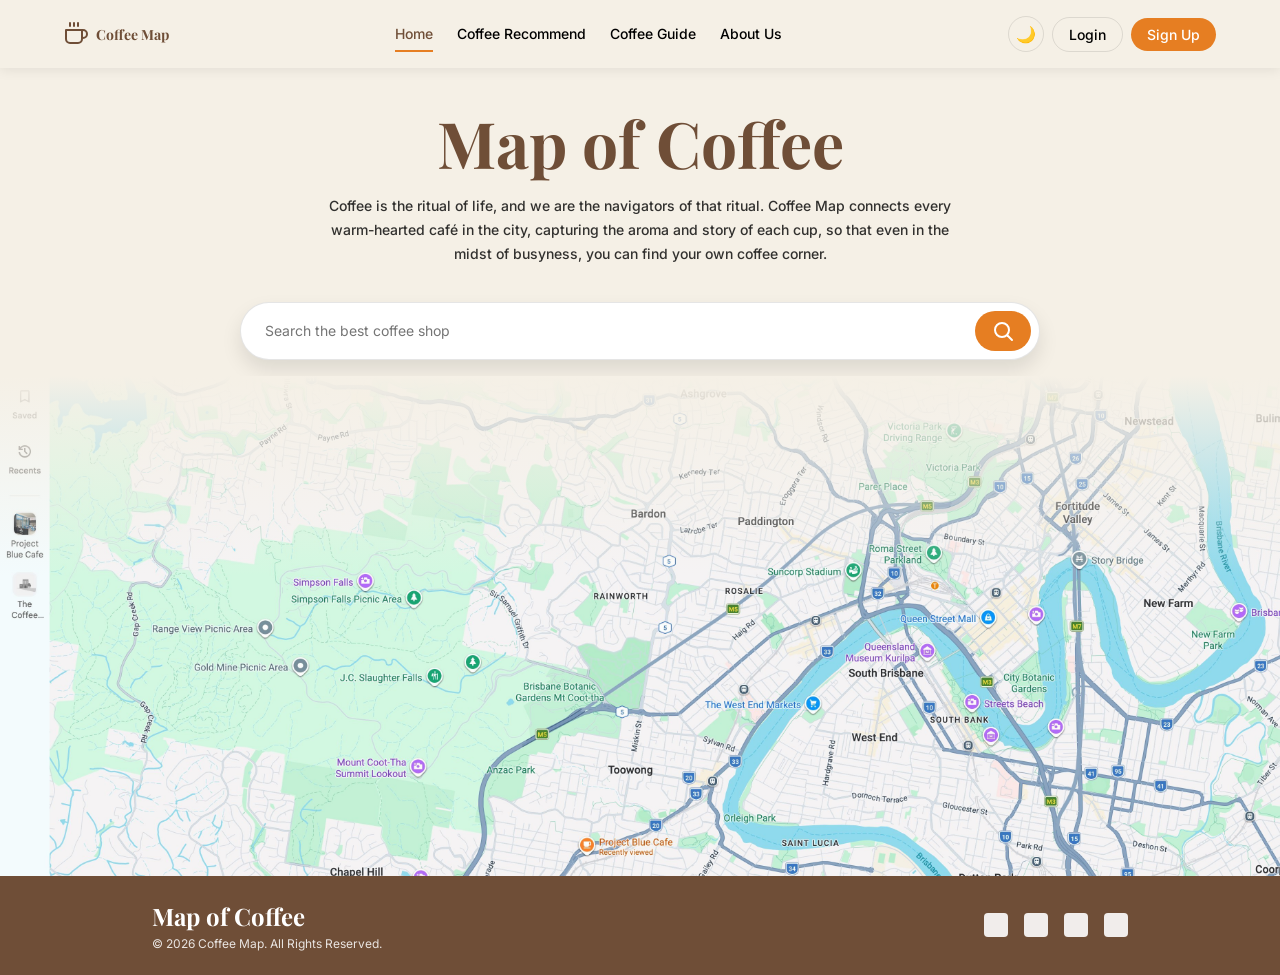
<file: index.html>
<!DOCTYPE html>
<html lang="en">
<head>
  <meta charset="UTF-8">
  <meta name="viewport" content="width=device-width, initial-scale=1.0">
  <title>Map of Coffee – Home</title>
  <meta name="description" content="Discover Brisbane's best coffee shops with Map of Coffee.">
  <!-- 引入 Google Fonts：Playfair Display（标题用）+ Inter（正文用） -->
  <link href="https://fonts.googleapis.com/css2?family=Playfair+Display:wght@600;700&family=Inter:wght@400;500;700&display=swap" rel="stylesheet">
  <link rel="stylesheet" href="css/style.css">
</head>
<body>

  <!-- ============================================================
       页面头部：语义化 <header> 包裹整个导航
       ============================================================ -->
  <header>
    <nav class="nav-inner" aria-label="Main navigation">
      <a href="index.html" class="logo">
        <svg width="24" height="24" viewBox="0 0 24 24" fill="none" aria-hidden="true">
          <path d="M18 8h1a4 4 0 0 1 0 8h-1" stroke="#6F4E37" stroke-width="2" stroke-linecap="round" stroke-linejoin="round"/>
          <path d="M2 8h16v9a4 4 0 0 1-4 4H6a4 4 0 0 1-4-4V8z" stroke="#6F4E37" stroke-width="2" stroke-linecap="round" stroke-linejoin="round"/>
          <line x1="6" y1="1" x2="6" y2="4" stroke="#6F4E37" stroke-width="2" stroke-linecap="round"/>
          <line x1="10" y1="1" x2="10" y2="4" stroke="#6F4E37" stroke-width="2" stroke-linecap="round"/>
          <line x1="14" y1="1" x2="14" y2="4" stroke="#6F4E37" stroke-width="2" stroke-linecap="round"/>
        </svg>
        <span class="logo-text">Coffee Map</span>
      </a>

      <!-- 汉堡菜单按钮：
           aria-expanded 表示当前菜单是展开还是收起（初始 false）
           aria-controls 指向它控制的那个菜单元素的 id -->
      <button class="nav-toggle" id="navToggle"
              aria-label="Toggle navigation"
              aria-expanded="false"
              aria-controls="navLinks">
        <span></span><span></span><span></span>
      </button>

      <div class="nav-links" id="navLinks">
        <a href="index.html" class="nav-link active">Home</a>
        <a href="list.html" class="nav-link">Coffee Recommend</a>
        <a href="guide.html" class="nav-link">Coffee Guide</a>
        <a href="about.html" class="nav-link">About Us</a>
      </div>

      <div class="nav-actions">
        <button id="darkModeBtn" title="Toggle dark mode" aria-label="Toggle dark mode">🌙</button>
        <button class="btn-login">Login</button>
        <button class="btn-primary">Sign Up</button>
      </div>
    </nav>
  </header>


  <!-- ============================================================
       主要内容区：用 <main> 语义化标签
       ============================================================ -->
  <main>

    <!-- Hero 区 -->
    <section class="hero">
      <div class="hero-text">
        <h1 class="hero-title">Map of Coffee</h1>
        <p class="hero-desc">Coffee is the ritual of life, and we are the navigators of that ritual. Coffee Map connects every warm-hearted café in the city, capturing the aroma and story of each cup, so that even in the midst of busyness, you can find your own coffee corner.</p>
      </div>

      <!-- 搜索栏 -->
      <div class="search-bar">
        <input class="search-input" type="text" placeholder="Search the best coffee shop" id="heroSearch" aria-label="Search coffee shop">
        <button class="search-btn" onclick="window.location.href='list.html'" aria-label="Search">
          <svg width="24" height="24" viewBox="0 0 24 24" fill="none" aria-hidden="true">
            <circle cx="11" cy="11" r="7" stroke="white" stroke-width="2"/>
            <path d="M16.5 16.5L21 21" stroke="white" stroke-width="2" stroke-linecap="round"/>
          </svg>
        </button>
      </div>

      <!-- 背景大图 -->
      <div class="hero-visual">
        <div class="hero-gradient"></div>
        <img class="hero-bg-img" src="images/map.png" alt="Brisbane Coffee Map">
      </div>
    </section>

  </main>


  <!-- ============================================================
       页脚
       ============================================================ -->
  <footer>
    <div class="footer-inner">
      <div class="footer-brand">
        <div class="footer-title">Map of Coffee</div>
        <div class="footer-copy">© 2026 Coffee Map. All Rights Reserved.</div>
      </div>
      <div class="footer-icons">
        <div class="footer-icon"></div>
        <div class="footer-icon"></div>
        <div class="footer-icon"></div>
        <div class="footer-icon"></div>
      </div>
    </div>
  </footer>

  <!-- 返回顶部按钮（默认隐藏，滚动后由 JS 显示） -->
  <button id="backToTop" title="Back to top" aria-label="Back to top">↑</button>

  <script src="js/script.js"></script>
</body>
</html>
</file>
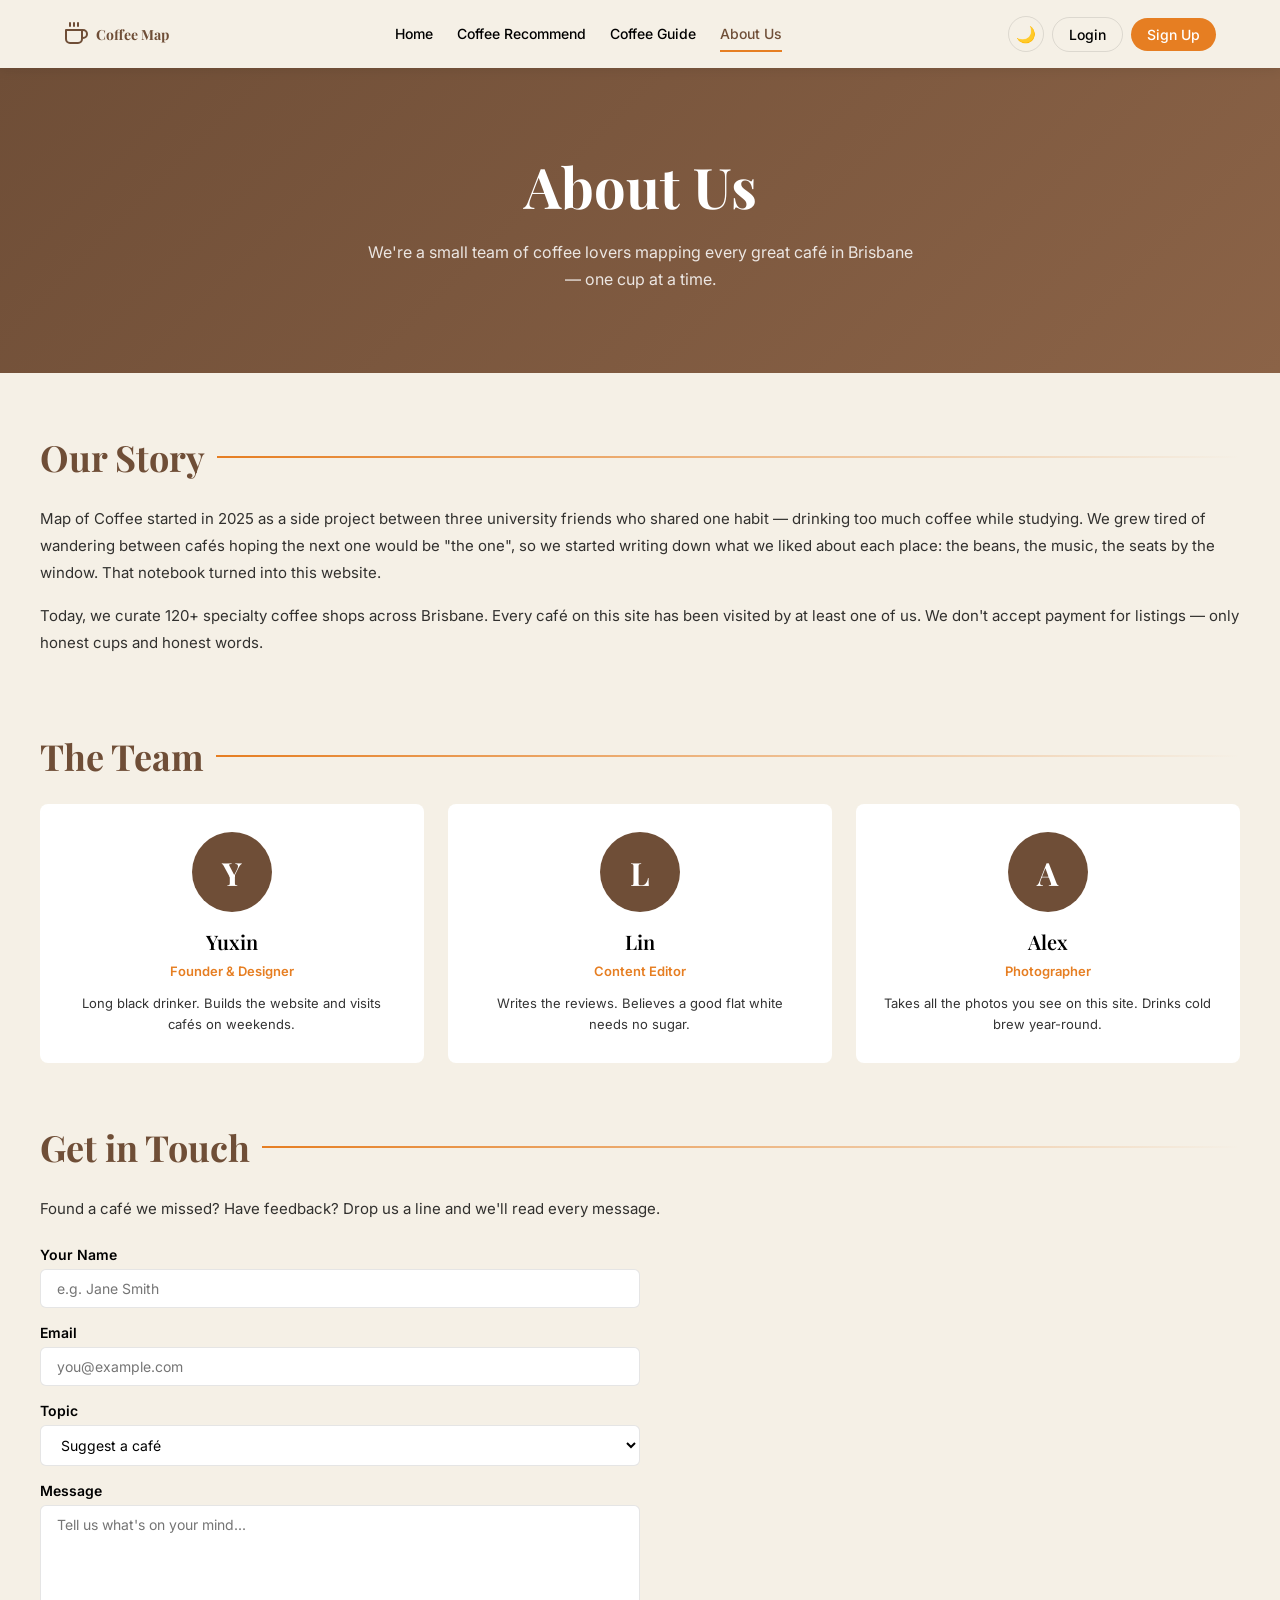
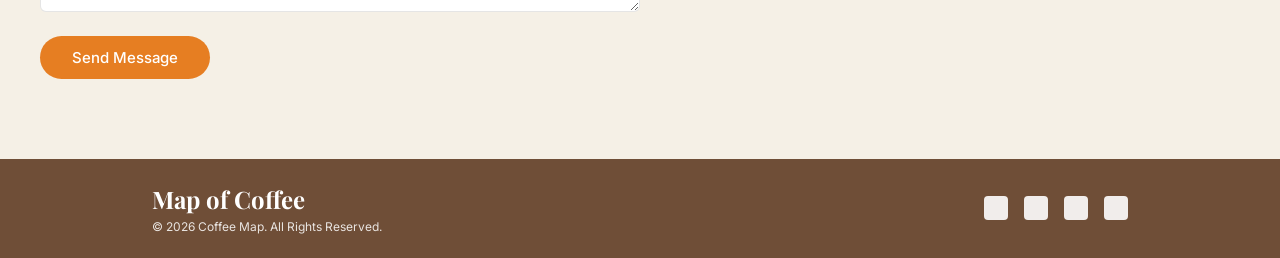
<file: about.html>
<!DOCTYPE html>
<html lang="en">
<head>
  <meta charset="UTF-8">
  <meta name="viewport" content="width=device-width, initial-scale=1.0">
  <title>About Us – Map of Coffee</title>
  <meta name="description" content="Learn about the Map of Coffee team and our mission.">
  <link href="https://fonts.googleapis.com/css2?family=Playfair+Display:wght@600;700&family=Inter:wght@400;500;700&display=swap" rel="stylesheet">
  <link rel="stylesheet" href="css/style.css">
</head>
<body>

  <!-- ============================================================
       页面头部
       ============================================================ -->
  <header>
    <nav class="nav-inner" aria-label="Main navigation">
      <a href="index.html" class="logo">
        <svg width="24" height="24" viewBox="0 0 24 24" fill="none" aria-hidden="true">
          <path d="M18 8h1a4 4 0 0 1 0 8h-1" stroke="#6F4E37" stroke-width="2" stroke-linecap="round" stroke-linejoin="round"/>
          <path d="M2 8h16v9a4 4 0 0 1-4 4H6a4 4 0 0 1-4-4V8z" stroke="#6F4E37" stroke-width="2" stroke-linecap="round" stroke-linejoin="round"/>
          <line x1="6" y1="1" x2="6" y2="4" stroke="#6F4E37" stroke-width="2" stroke-linecap="round"/>
          <line x1="10" y1="1" x2="10" y2="4" stroke="#6F4E37" stroke-width="2" stroke-linecap="round"/>
          <line x1="14" y1="1" x2="14" y2="4" stroke="#6F4E37" stroke-width="2" stroke-linecap="round"/>
        </svg>
        <span class="logo-text">Coffee Map</span>
      </a>

      <button class="nav-toggle" id="navToggle"
              aria-label="Toggle navigation"
              aria-expanded="false"
              aria-controls="navLinks">
        <span></span><span></span><span></span>
      </button>

      <div class="nav-links" id="navLinks">
        <a href="index.html" class="nav-link">Home</a>
        <a href="list.html" class="nav-link">Coffee Recommend</a>
        <a href="guide.html" class="nav-link">Coffee Guide</a>
        <a href="about.html" class="nav-link active">About Us</a>
      </div>

      <div class="nav-actions">
        <button id="darkModeBtn" title="Toggle dark mode" aria-label="Toggle dark mode">🌙</button>
        <button class="btn-login">Login</button>
        <button class="btn-primary">Sign Up</button>
      </div>
    </nav>
  </header>


  <!-- ============================================================
       About 页面 Hero 区（沿用 guide.html 同款棕色渐变 banner）
       ============================================================ -->
  <section class="guide-hero">
    <div class="guide-hero-inner">
      <h1 class="guide-hero-title">About Us</h1>
      <p class="guide-hero-desc">We're a small team of coffee lovers mapping every great café in Brisbane — one cup at a time.</p>
    </div>
  </section>


  <!-- ============================================================
       主要内容
       ============================================================ -->
  <main class="guide-main">
    <div class="guide-inner">

      <!-- ── 第 1 节：我们的故事 ── -->
      <section>
        <h2 class="section-title">Our Story</h2>
        <p class="about-text">Map of Coffee started in 2025 as a side project between three university friends who shared one habit — drinking too much coffee while studying. We grew tired of wandering between cafés hoping the next one would be "the one", so we started writing down what we liked about each place: the beans, the music, the seats by the window. That notebook turned into this website.</p>
        <p class="about-text">Today, we curate 120+ specialty coffee shops across Brisbane. Every café on this site has been visited by at least one of us. We don't accept payment for listings — only honest cups and honest words.</p>
      </section>


      <!-- ── 第 2 节：团队成员 ── -->
      <section>
        <h2 class="section-title">The Team</h2>
        <div class="team-grid">

          <div class="team-card">
            <div class="team-avatar">Y</div>
            <div class="team-name">Yuxin</div>
            <div class="team-role">Founder &amp; Designer</div>
            <p class="team-bio">Long black drinker. Builds the website and visits cafés on weekends.</p>
          </div>

          <div class="team-card">
            <div class="team-avatar">L</div>
            <div class="team-name">Lin</div>
            <div class="team-role">Content Editor</div>
            <p class="team-bio">Writes the reviews. Believes a good flat white needs no sugar.</p>
          </div>

          <div class="team-card">
            <div class="team-avatar">A</div>
            <div class="team-name">Alex</div>
            <div class="team-role">Photographer</div>
            <p class="team-bio">Takes all the photos you see on this site. Drinks cold brew year-round.</p>
          </div>

        </div>
      </section>


      <!-- ── 第 3 节：联系我们（HTML 表单展示考点）── -->
      <section>
        <h2 class="section-title">Get in Touch</h2>
        <p class="about-text">Found a café we missed? Have feedback? Drop us a line and we'll read every message.</p>

        <!-- 联系表单：演示 HTML5 表单元素（label、required、type=email 等） -->
        <form class="contact-form" onsubmit="event.preventDefault(); alert('Thanks! We\u0027ll get back to you soon.');">

          <div class="form-row">
            <label class="form-label" for="contactName">Your Name</label>
            <input class="form-input" type="text" id="contactName" name="contactName" required placeholder="e.g. Jane Smith">
          </div>

          <div class="form-row">
            <label class="form-label" for="contactEmail">Email</label>
            <input class="form-input" type="email" id="contactEmail" name="contactEmail" required placeholder="you@example.com">
          </div>

          <div class="form-row">
            <label class="form-label" for="contactTopic">Topic</label>
            <select class="form-input" id="contactTopic" name="contactTopic">
              <option value="suggest">Suggest a café</option>
              <option value="feedback">Website feedback</option>
              <option value="collab">Collaboration</option>
              <option value="other">Other</option>
            </select>
          </div>

          <div class="form-row">
            <label class="form-label" for="contactMessage">Message</label>
            <textarea class="form-input form-textarea" id="contactMessage" name="contactMessage" rows="5" required placeholder="Tell us what's on your mind..."></textarea>
          </div>

          <button type="submit" class="btn-primary form-submit">Send Message</button>
        </form>
      </section>

    </div>
  </main>


  <!-- ============================================================
       页脚
       ============================================================ -->
  <footer>
    <div class="footer-inner">
      <div class="footer-brand">
        <div class="footer-title">Map of Coffee</div>
        <div class="footer-copy">© 2026 Coffee Map. All Rights Reserved.</div>
      </div>
      <div class="footer-icons">
        <div class="footer-icon"></div>
        <div class="footer-icon"></div>
        <div class="footer-icon"></div>
        <div class="footer-icon"></div>
      </div>
    </div>
  </footer>

  <button id="backToTop" title="Back to top" aria-label="Back to top">↑</button>
  <script src="js/script.js"></script>
</body>
</html>
</file>
<file: css/style.css>
/* ============================================================
   Map of Coffee - style.css （教学重构版）
   课程：网页设计基础
   说明：本文件是整站的样式表，适用于所有页面
   特点：
     1. 在 :root 里集中声明颜色变量，方便统一修改
     2. 全部用 Flexbox 做布局（不使用 CSS Grid，方便初学者理解）
     3. 用基础的 @media 媒体查询做响应式
     4. 用 transition 做简单的过渡动画
   ============================================================ */


/* ============================================================
   ── 重置默认样式 ──
   把所有元素的默认 margin/padding 清零，
   再统一用 box-sizing: border-box，方便计算宽高
   ============================================================ */
* {
  box-sizing: border-box;
  margin: 0;
  padding: 0;
}


/* ============================================================
   ── CSS 变量（自定义属性）──
   老师说：把颜色和圆角等公用的值放在 :root 里，
   以后想改主题色，只需要改这里一处就行
   ============================================================ */
:root {
  /* 品牌颜色 */
  --brand-brown: #6F4E37;
  --brand-orange: #E67E22;
  --brand-orange-light: rgba(230, 126, 34, 0.20);

  /* 页面背景与文字颜色 */
  --bg-body: #F5F0E6;
  --text-dark: rgba(0, 0, 0, 0.80);
  --text-black: #000000;
  --white: #ffffff;
  --border-light: rgba(0, 0, 0, 0.10);

  /* 阴影 */
  --shadow-card: 0 4px 20px rgba(111, 78, 55, 0.12);
  --shadow-nav: 0 2px 12px rgba(0, 0, 0, 0.08);

  /* 圆角 */
  --radius-card: 8px;
  --radius-pill: 38px;

  /* 过渡动画的时间和速度曲线 */
  --transition: 0.2s ease;
}


/* ============================================================
   ── 深色模式 ──
   原理：给 body 加上 .dark-mode 类后，
   就用这一组变量覆盖上面 :root 里的同名变量
   ============================================================ */
body.dark-mode {
  --bg-body: #1a1410;
  --white: #2a2018;
  --text-dark: rgba(255, 255, 255, 0.80);
  --text-black: #f0e8d8;
  --border-light: rgba(255, 255, 255, 0.10);
}


/* ============================================================
   ── 全局 body 设置 ──
   ============================================================ */
body {
  background: var(--bg-body);
  font-family: 'Inter', sans-serif;
  color: var(--text-black);
  min-height: 100vh;
  /* 切换深浅色时给一个平滑的过渡效果 */
  transition: background var(--transition), color var(--transition);
}

/* 标题统一使用 Playfair Display 字体 */
h1, h2, h3 {
  font-family: 'Playfair Display', serif;
}


/* ============================================================
   ── 导航栏 ──
   用 Flexbox 让左右两边自然分开（space-between）
   ============================================================ */
header {
  width: 100%;
  background: var(--bg-body);
  /* 用 sticky 让导航栏在滚动时始终吸顶 */
  position: sticky;
  top: 0;
  z-index: 100;
  box-shadow: var(--shadow-nav);
  transition: background var(--transition);
}

.nav-inner {
  width: 1200px;
  max-width: 100%;
  margin: 0 auto;
  /* Flexbox：左 logo、中间空白、右按钮 */
  display: flex;
  justify-content: space-between;
  align-items: center;
  padding: 16px 24px;
}

.logo {
  display: flex;
  align-items: center;
  gap: 8px;
  text-decoration: none;
  flex-shrink: 0;
}

.logo-text {
  color: var(--brand-brown);
  font-size: 14px;
  font-weight: 700;
  font-family: 'Playfair Display', serif;
}

.nav-links {
  display: flex;
  align-items: center;
  gap: 24px;
}

.nav-link {
  padding: 8px 0;
  color: var(--text-black);
  font-size: 14px;
  font-weight: 500;
  text-decoration: none;
  /* 用透明边框占位，hover 时再改颜色，避免页面抖动 */
  border-bottom: 2px solid transparent;
  transition: border-color var(--transition), color var(--transition);
  white-space: nowrap;
}

/* 当前页面对应的导航项 */
.nav-link.active {
  border-bottom: 2px solid var(--brand-orange);
  color: var(--brand-brown);
}

/* 鼠标移上去时显示下划线 */
.nav-link:hover {
  border-bottom-color: var(--brand-orange);
}

.nav-actions {
  display: flex;
  align-items: center;
  gap: 8px;
  flex-shrink: 0;
}


/* ============================================================
   ── 按钮 ──
   ============================================================ */
.btn-login {
  padding: 8px 16px;
  border-radius: var(--radius-pill);
  border: 1px solid var(--border-light);
  background: transparent;
  font-size: 14px;
  font-weight: 500;
  cursor: pointer;
  font-family: 'Inter', sans-serif;
  color: var(--text-black);
  transition: background var(--transition);
}

.btn-login:hover {
  background: var(--brand-orange-light);
}

.btn-primary {
  padding: 8px 16px;
  border-radius: var(--radius-pill);
  background: var(--brand-orange);
  border: none;
  color: white;
  font-size: 14px;
  font-weight: 500;
  cursor: pointer;
  font-family: 'Inter', sans-serif;
  transition: opacity var(--transition);
}

.btn-primary:hover {
  opacity: 0.88;
}


/* ── 深色模式切换按钮（圆形）── */
#darkModeBtn {
  width: 36px;
  height: 36px;
  border-radius: 50%;
  border: 1px solid var(--border-light);
  background: transparent;
  cursor: pointer;
  font-size: 16px;
  display: flex;
  align-items: center;
  justify-content: center;
  transition: background var(--transition);
  color: var(--text-black);
}

#darkModeBtn:hover {
  background: var(--brand-orange-light);
}


/* ── 返回顶部按钮（默认隐藏，滚动后由 JS 加上 .visible 类才显示）── */
#backToTop {
  position: fixed;
  bottom: 32px;
  right: 32px;
  width: 44px;
  height: 44px;
  background: var(--brand-brown);
  color: white;
  border: none;
  border-radius: 50%;
  font-size: 20px;
  cursor: pointer;
  /* 默认隐藏 */
  display: none;
  align-items: center;
  justify-content: center;
  box-shadow: 0 4px 12px rgba(0, 0, 0, 0.2);
  z-index: 999;
  transition: opacity var(--transition), transform var(--transition);
}

/* 鼠标悬停时按钮微微上浮，hover 动画 */
#backToTop:hover {
  transform: translateY(-3px);
}

/* JS 给按钮加了 .visible 类后才显示出来 */
#backToTop.visible {
  display: flex;
}


/* ============================================================
   ── 页脚 ──
   ============================================================ */
footer {
  width: 100%;
  background: var(--brand-brown);
  padding: 24px 0;
  margin-top: auto;
}

.footer-inner {
  width: 1024px;
  max-width: 100%;
  margin: 0 auto;
  display: flex;
  justify-content: space-between;
  align-items: center;
  padding: 0 24px;
}

.footer-brand {
  display: flex;
  flex-direction: column;
  gap: 4px;
}

.footer-title {
  color: white;
  font-size: 24px;
  font-family: 'Playfair Display', serif;
  font-weight: 700;
}

.footer-copy {
  color: white;
  font-size: 12px;
  opacity: 0.85;
}

.footer-icons {
  display: flex;
  align-items: center;
  gap: 16px;
}

.footer-icon {
  width: 24px;
  height: 24px;
  background: white;
  border-radius: 4px;
  opacity: 0.9;
  cursor: pointer;
  transition: opacity var(--transition);
}

.footer-icon:hover {
  opacity: 1;
}


/* ============================================================
   ── 分页按钮 ──
   ============================================================ */
.pagination {
  display: flex;
  justify-content: center;
  gap: 16px;
  padding: 40px 0;
}

.page-btn {
  width: 40px;
  height: 40px;
  border-radius: 4px;
  border: none;
  color: white;
  font-size: 14px;
  font-weight: 500;
  cursor: pointer;
  font-family: 'Inter', sans-serif;
  background: var(--brand-orange);
  transition: background var(--transition), transform var(--transition);
}

.page-btn.active {
  background: var(--brand-brown);
}

.page-btn:hover {
  transform: translateY(-2px);
}


/* ── 小 SVG 图标的统一大小 ── */
.icon-sm {
  width: 16px;
  height: 16px;
  flex-shrink: 0;
}


/* ============================================================
   首页（index.html）
   ============================================================ */
.hero {
  display: flex;
  flex-direction: column;
  align-items: center;
  position: relative;
}

.hero-text {
  width: 1200px;
  max-width: 100%;
  display: flex;
  flex-direction: column;
  align-items: center;
  gap: 16px;
  padding: 40px 24px 20px;
}

/* 大标题：原代码用了 clamp() 自适应字号，
   这里改成最基础的固定字号 + 媒体查询，便于初学者理解 */
.hero-title {
  width: 640px;
  max-width: 100%;
  text-align: center;
  color: var(--brand-brown);
  font-size: 64px;
  font-family: 'Playfair Display', serif;
  font-weight: 700;
  line-height: 1.1;
}

.hero-desc {
  width: 640px;
  max-width: 100%;
  text-align: center;
  color: var(--text-dark);
  font-size: 14px;
  font-weight: 500;
  line-height: 1.7;
}

/* 搜索框（首页 Hero 区） */
.search-bar {
  width: 800px;
  max-width: 90%;
  padding: 8px 8px 8px 24px;
  background: var(--white);
  box-shadow: 0 10px 20px rgba(0, 0, 0, 0.10);
  border-radius: var(--radius-pill);
  border: 1px solid var(--border-light);
  display: flex;
  align-items: center;
  gap: 10px;
  margin: 16px auto;
}

.search-input {
  flex: 1;
  border: none;
  outline: none;
  font-size: 14px;
  font-family: 'Inter', sans-serif;
  color: var(--text-dark);
  background: transparent;
}

.search-btn {
  padding: 8px 16px;
  background: var(--brand-orange);
  border-radius: 40px;
  border: none;
  cursor: pointer;
  display: flex;
  align-items: center;
  gap: 8px;
  transition: opacity var(--transition);
}

.search-btn:hover {
  opacity: 0.88;
}

/* 首页背景大图 */
.hero-visual {
  width: 100%;
  position: relative;
}

/* 顶部白色渐变，让背景图与上方文字过渡更自然 */
.hero-gradient {
  width: 100%;
  height: 200px;
  background: linear-gradient(180deg, var(--bg-body) 0%, rgba(245, 240, 230, 0) 100%);
  position: absolute;
  top: 0;
  left: 0;
  z-index: 1;
  pointer-events: none;
}

.hero-bg-img {
  width: 100%;
  height: 500px;
  object-fit: cover;
  object-position: center 30%;
  display: block;
}


/* ============================================================
   列表页（list.html）
   ============================================================ */
.list-hero {
  display: flex;
  justify-content: center;
}

.list-hero-inner {
  width: 1200px;
  max-width: 100%;
  display: flex;
  flex-direction: column;
  align-items: center;
  gap: 24px;
  padding: 40px 24px;
}

.page-title {
  width: 640px;
  max-width: 100%;
  text-align: center;
  color: var(--brand-brown);
  font-size: 56px;
  font-family: 'Playfair Display', serif;
  font-weight: 700;
  line-height: 1.1;
}

.page-desc {
  width: 640px;
  max-width: 100%;
  text-align: center;
  color: var(--text-dark);
  font-size: 14px;
  font-weight: 500;
  line-height: 1.6;
}

/* 列表页的搜索框 */
.list-search {
  width: 500px;
  max-width: 100%;
  padding: 10px 20px;
  border-radius: var(--radius-pill);
  border: 1px solid var(--border-light);
  background: var(--white);
  font-size: 14px;
  font-family: 'Inter', sans-serif;
  color: var(--text-dark);
  outline: none;
  transition: box-shadow var(--transition);
}

/* 聚焦时给一圈橙色描边 */
.list-search:focus {
  box-shadow: 0 0 0 2px var(--brand-orange);
}


/* ── 卡片整体容器 ── */
.cards-section {
  display: flex;
  justify-content: center;
}

.cards-inner {
  width: 1200px;
  max-width: 100%;
  display: flex;
  flex-direction: column;
  gap: 16px;
  padding: 0 24px;
}

/* 每一行（用 Flexbox 让两张卡片左右并排） */
.card-row {
  display: flex;
  gap: 16px;
}

/* JS 隐藏整行时加 .hidden 类 */
.card-row.hidden {
  display: none;
}

.card {
  /* flex:1 让两张卡片等宽地平分一行 */
  flex: 1;
  padding: 16px;
  background: var(--white);
  border-radius: var(--radius-card);
  display: flex;
  flex-direction: column;
  gap: 8px;
  transition: box-shadow var(--transition), transform var(--transition);
  min-width: 0;
}

/* 鼠标悬停时卡片上浮 + 加深阴影 */
.card:hover {
  box-shadow: var(--shadow-card);
  transform: translateY(-3px);
}

/* JS 搜索时给卡片加 .hidden 隐藏它 */
.cafe-card.hidden {
  display: none;
}

.card-img {
  width: 100%;
  height: 240px;
  object-fit: cover;
  border-radius: var(--radius-card);
  display: block;
}

.card-body {
  padding: 16px;
  display: flex;
  flex-direction: column;
  gap: 16px;
}

.card-header {
  display: flex;
  align-items: center;
  gap: 16px;
}

/* 卡片左上角的小方块 logo（取店名首字母） */
.card-logo {
  width: 32px;
  height: 32px;
  border-radius: 4px;
  background: var(--brand-brown);
  flex-shrink: 0;
  display: flex;
  align-items: center;
  justify-content: center;
  color: white;
  font-weight: 700;
  font-size: 14px;
}

.card-name {
  color: var(--text-black);
  font-size: 20px;
  font-family: 'Playfair Display', serif;
  font-weight: 600;
}

.card-desc {
  color: var(--text-dark);
  font-size: 12px;
  font-weight: 400;
  line-height: 1.6;
}

.card-footer-row {
  display: flex;
  align-items: center;
  gap: 4px;
}

.card-meta {
  flex: 1;
  display: flex;
  flex-direction: column;
  gap: 4px;
}

.meta-row {
  display: flex;
  align-items: center;
  gap: 8px;
  color: var(--text-dark);
  font-size: 12px;
}

.meta-row-group {
  display: flex;
  gap: 16px;
}

.btn-view {
  padding: 8px 24px;
  background: var(--brand-orange);
  border-radius: var(--radius-pill);
  border: none;
  color: white;
  font-size: 14px;
  font-weight: 500;
  cursor: pointer;
  font-family: 'Inter', sans-serif;
  white-space: nowrap;
  transition: opacity var(--transition);
  text-decoration: none;
  display: inline-flex;
  align-items: center;
}

.btn-view:hover {
  opacity: 0.88;
}


/* ── 搜索无结果时的提示文字 ──
   默认隐藏，JS 没找到匹配时加 .visible 类让它显示 */
.no-results {
  text-align: center;
  padding: 60px 0;
  color: var(--text-dark);
  font-size: 16px;
  display: none;
}

.no-results.visible {
  display: block;
}


/* ============================================================
   咖啡馆详情页（detail.html）
   ============================================================ */
.detail-main {
  display: flex;
  justify-content: center;
}

.detail-inner {
  width: 1200px;
  max-width: 100%;
  padding: 40px 24px;
  display: flex;
  flex-direction: column;
  gap: 24px;
}

.cafe-cover {
  width: 100%;
  height: 240px;
  object-fit: cover;
  border-radius: var(--radius-card);
  display: block;
}

.cafe-info-row {
  display: flex;
  align-items: center;
  gap: 16px;
  flex-wrap: wrap;
}

.back-btn {
  display: flex;
  align-items: center;
  gap: 8px;
  padding: 8px 16px;
  border-radius: 4px;
  border: 1px solid var(--border-light);
  background: var(--white);
  cursor: pointer;
  text-decoration: none;
  color: var(--text-black);
  font-size: 14px;
  font-weight: 500;
  font-family: 'Inter', sans-serif;
  white-space: nowrap;
  transition: background var(--transition);
}

.back-btn:hover {
  background: var(--bg-body);
}

.cafe-center {
  flex: 1;
  display: flex;
  flex-direction: column;
  align-items: center;
  gap: 8px;
}

.cafe-name-row {
  display: flex;
  align-items: center;
  gap: 16px;
}

/* 咖啡馆大标题：原代码用 clamp() 适配字号，
   这里改成固定字号 + 媒体查询适配 */
.cafe-name {
  color: var(--brand-brown);
  font-size: 40px;
  font-family: 'Playfair Display', serif;
  font-weight: 700;
  text-align: center;
}

.cafe-tagline {
  color: var(--text-dark);
  font-size: 14px;
  font-weight: 500;
  text-align: center;
}

.cafe-meta-row {
  display: flex;
  align-items: center;
  gap: 20px;
  flex-wrap: wrap;
  justify-content: center;
}

.cafe-meta {
  display: flex;
  align-items: center;
  gap: 8px;
  color: var(--text-dark);
  font-size: 12px;
}

/* 营业时间卡片（右上角小盒子） */
.hours-card {
  background: #F2D9BF;
  border: 2px solid var(--brand-brown);
  display: flex;
  flex-direction: column;
  min-width: 120px;
  flex-shrink: 0;
}

.hours-header {
  background: var(--brand-brown);
  padding: 10px 20px;
  color: white;
  font-size: 14px;
  font-weight: 500;
  text-align: center;
}

.hours-time {
  padding: 10px 20px;
  color: var(--text-dark);
  font-size: 14px;
  font-weight: 500;
  text-align: center;
}


/* ── 菜单分类标签 ── */
.filter-tabs {
  display: flex;
  align-items: center;
  gap: 4px;
  padding: 24px 0;
  flex-wrap: wrap;
}

.filter-tab {
  padding: 8px 16px;
  border-radius: var(--radius-pill);
  border: 1px solid var(--border-light);
  background: transparent;
  font-size: 14px;
  font-weight: 500;
  cursor: pointer;
  font-family: 'Inter', sans-serif;
  color: var(--text-black);
  transition: background var(--transition);
}

.filter-tab.active {
  background: var(--brand-orange-light);
}

.filter-tab:hover {
  background: var(--brand-orange-light);
}


/* ── 菜单网格 ──
   原代码用了 CSS Grid（display: grid + grid-template-columns）
   这里改成 Flexbox + flex-wrap，让 4 个菜品一行
   每个菜品宽度 = (100% - 3条间隙) / 4
   用 calc((100% - 48px) / 4) 这样计算更直观 */
.menu-grid {
  display: flex;
  flex-wrap: wrap;
  gap: 16px;
}

.menu-item {
  /* 计算方式：总宽度减去 3 个 gap（每个 16px）再除以 4 */
  width: calc((100% - 48px) / 4);
  padding: 16px;
  background: var(--white);
  border-radius: var(--radius-card);
  display: flex;
  flex-direction: column;
  gap: 16px;
  transition: box-shadow var(--transition), transform var(--transition);
}

.menu-item:hover {
  box-shadow: var(--shadow-card);
  transform: translateY(-2px);
}

/* JS 过滤分类时给菜品加 .hidden 隐藏 */
.menu-item.hidden {
  display: none;
}

.menu-img {
  width: 100%;
  height: 160px;
  object-fit: cover;
  border-radius: var(--radius-card);
  display: block;
}

.menu-name {
  color: var(--text-black);
  font-size: 20px;
  font-family: 'Playfair Display', serif;
  font-weight: 600;
}

.menu-meta {
  display: flex;
  flex-direction: column;
  gap: 4px;
}

.menu-meta-row {
  display: flex;
  align-items: center;
  gap: 4px;
  color: var(--text-dark);
  font-size: 12px;
}

.btn-order {
  width: 100%;
  padding: 8px 16px;
  background: var(--brand-orange);
  border-radius: var(--radius-pill);
  border: none;
  color: white;
  font-size: 14px;
  font-weight: 500;
  cursor: pointer;
  font-family: 'Inter', sans-serif;
  transition: opacity var(--transition);
  margin-top: auto;
}

.btn-order:hover {
  opacity: 0.88;
}


/* ============================================================
   咖啡指南页（guide.html）
   ============================================================ */
.guide-hero {
  display: flex;
  justify-content: center;
  /* 棕色渐变 banner */
  background: linear-gradient(135deg, var(--brand-brown) 0%, #8B6347 100%);
  padding: 80px 24px;
  margin-bottom: 60px;
}

.guide-hero-inner {
  text-align: center;
  display: flex;
  flex-direction: column;
  align-items: center;
  gap: 16px;
}

.guide-hero-title {
  color: white;
  font-size: 56px;
  font-family: 'Playfair Display', serif;
  font-weight: 700;
}

.guide-hero-desc {
  color: rgba(255, 255, 255, 0.85);
  font-size: 16px;
  max-width: 560px;
  line-height: 1.7;
}

.guide-main {
  display: flex;
  justify-content: center;
  padding: 0 24px;
}

.guide-inner {
  width: 1200px;
  max-width: 100%;
  display: flex;
  flex-direction: column;
  gap: 60px;
  padding-bottom: 80px;
}

/* 二级标题（带一条橙色渐变下划线） */
.section-title {
  font-size: 36px;
  font-family: 'Playfair Display', serif;
  font-weight: 700;
  color: var(--brand-brown);
  margin-bottom: 24px;
  display: flex;
  align-items: center;
  gap: 12px;
}

/* 用 ::after 伪元素拉一条横线 */
.section-title::after {
  content: '';
  flex: 1;
  height: 2px;
  background: linear-gradient(90deg, var(--brand-orange), transparent);
}


/* ── 冲泡方法卡片 ──
   原代码使用 CSS Grid 显示 3 列。
   这里改用 Flexbox + flex-wrap，每张卡片占 1/3 宽 */
.brew-grid {
  display: flex;
  flex-wrap: wrap;
  gap: 24px;
}

.brew-card {
  /* 3 列：总宽度减去 2 个 gap（24px）再除以 3 */
  width: calc((100% - 48px) / 3);
  background: var(--white);
  border-radius: var(--radius-card);
  overflow: hidden;
  transition: box-shadow var(--transition), transform var(--transition);
  cursor: pointer;
}

.brew-card:hover {
  box-shadow: var(--shadow-card);
  transform: translateY(-4px);
}

.brew-img {
  width: 100%;
  height: 200px;
  object-fit: cover;
  display: block;
}

.brew-body {
  padding: 20px;
  display: flex;
  flex-direction: column;
  gap: 8px;
}

.brew-name {
  font-size: 20px;
  font-family: 'Playfair Display', serif;
  font-weight: 600;
  color: var(--text-black);
}

.brew-desc {
  font-size: 13px;
  color: var(--text-dark);
  line-height: 1.6;
}

.brew-tag {
  display: inline-block;
  padding: 4px 12px;
  border-radius: 20px;
  background: var(--brand-orange-light);
  color: var(--brand-brown);
  font-size: 11px;
  font-weight: 600;
  width: fit-content;
  margin-top: 4px;
}


/* ── FAQ 手风琴 ── */
.faq-list {
  display: flex;
  flex-direction: column;
  gap: 8px;
}

.faq-item {
  background: var(--white);
  border-radius: var(--radius-card);
  overflow: hidden;
  border: 1px solid var(--border-light);
}

.faq-question {
  width: 100%;
  padding: 20px 24px;
  background: transparent;
  border: none;
  text-align: left;
  font-size: 16px;
  font-weight: 600;
  font-family: 'Inter', sans-serif;
  color: var(--text-black);
  cursor: pointer;
  display: flex;
  justify-content: space-between;
  align-items: center;
  transition: background var(--transition);
}

.faq-question:hover {
  background: var(--brand-orange-light);
}

/* 展开状态下的标题文字颜色 */
.faq-question.open {
  color: var(--brand-brown);
}

.faq-icon {
  font-size: 20px;
  transition: transform 0.3s ease;
  flex-shrink: 0;
}

/* 展开时把 + 旋转 45° 变成 × */
.faq-question.open .faq-icon {
  transform: rotate(45deg);
}

/* 答案区：默认 max-height: 0 隐藏，
   加 .open 类后撑开到 300px，配合 transition 实现平滑展开动画 */
.faq-answer {
  max-height: 0;
  overflow: hidden;
  transition: max-height 0.4s ease, padding 0.3s ease;
  padding: 0 24px;
  font-size: 14px;
  color: var(--text-dark);
  line-height: 1.7;
}

.faq-answer.open {
  max-height: 300px;
  padding: 0 24px 20px;
}


/* ── 小贴士卡片 ──
   原代码用 CSS Grid 显示两列；这里改用 Flexbox */
.tips-grid {
  display: flex;
  flex-wrap: wrap;
  gap: 24px;
}

.tip-card {
  /* 2 列：总宽度减去 1 个 gap（24px）再除以 2 */
  width: calc((100% - 24px) / 2);
  background: var(--white);
  border-radius: var(--radius-card);
  padding: 28px;
  display: flex;
  gap: 16px;
  align-items: flex-start;
  /* 左侧一条橙色装饰条 */
  border-left: 4px solid var(--brand-orange);
  transition: box-shadow var(--transition);
}

.tip-card:hover {
  box-shadow: var(--shadow-card);
}

.tip-icon {
  font-size: 32px;
  flex-shrink: 0;
}

.tip-body {
  display: flex;
  flex-direction: column;
  gap: 6px;
}

.tip-title {
  font-size: 16px;
  font-weight: 600;
  color: var(--text-black);
}

.tip-desc {
  font-size: 13px;
  color: var(--text-dark);
  line-height: 1.6;
}


/* ── 指南页 CTA 区（用 class 替代原来的内联 style）── */
.guide-cta {
  text-align: center;
  padding: 40px 0;
}

.guide-cta-title {
  font-family: 'Playfair Display', serif;
  font-size: 32px;
  color: var(--brand-brown);
  margin-bottom: 16px;
}

.guide-cta-desc {
  color: var(--text-dark);
  font-size: 16px;
  margin-bottom: 32px;
}

.guide-cta-btn {
  padding: 14px 40px;
  font-size: 16px;
  text-decoration: none;
  display: inline-block;
  border-radius: var(--radius-pill);
  background: var(--brand-orange);
  color: white;
  font-weight: 500;
  transition: opacity var(--transition);
}

.guide-cta-btn:hover {
  opacity: 0.88;
}


/* ============================================================
   ── 汉堡菜单按钮（移动端导航）──
   桌面端默认隐藏，到了移动端才用 display: flex 显示出来
   ============================================================ */
.nav-toggle {
  display: none;
  background: none;
  border: none;
  cursor: pointer;
  padding: 4px;
  flex-direction: column;
  gap: 5px;
}

/* 三条横线 */
.nav-toggle span {
  display: block;
  width: 24px;
  height: 2px;
  background: var(--brand-brown);
  border-radius: 2px;
  transition: all 0.3s ease;
}


/* ============================================================
   ── 响应式：平板 ──
   1024px 以下：导航缩小，卡片单列堆叠，菜品改两列
   ============================================================ */
@media (max-width: 1024px) {
  .nav-inner {
    padding: 16px;
  }

  .nav-links {
    gap: 16px;
  }

  .cards-inner {
    padding: 0 16px;
  }

  /* 平板上卡片改为单列堆叠 */
  .card-row {
    flex-direction: column;
  }

  /* 菜品和冲泡方法卡片：从原来的 4 列 / 3 列 改成 2 列 */
  .menu-item {
    width: calc((100% - 16px) / 2);
  }

  .brew-card {
    width: calc((100% - 24px) / 2);
  }

  /* 小贴士改成 1 列 */
  .tip-card {
    width: 100%;
  }

  .detail-inner {
    padding: 24px 16px;
  }

  .guide-inner {
    padding: 0 16px 60px;
  }

  .list-hero-inner {
    padding: 32px 16px;
  }
}


/* ============================================================
   ── 响应式：手机 ──
   768px 以下：汉堡菜单出现、字体缩小、卡片图片缩小
   ============================================================ */
@media (max-width: 768px) {

  /* 导航栏：紧贴顶部 */
  header {
    /* position 已经在桌面端设置过了，这里保持 sticky 即可 */
  }

  .nav-inner {
    flex-wrap: wrap;
    gap: 8px;
    padding: 12px 16px;
    position: relative;
  }

  /* 显示汉堡按钮 */
  .nav-toggle {
    display: flex;
    order: 2;
  }

  /* 导航链接默认收起：max-height: 0 + overflow:hidden 实现折叠 */
  .nav-links {
    order: 4;
    width: 100%;
    flex-direction: column;
    align-items: flex-start;
    gap: 0;
    max-height: 0;
    overflow: hidden;
    transition: max-height 0.35s ease;
  }

  /* JS 给 .nav-links 加上 .open 类后展开 */
  .nav-links.open {
    max-height: 300px;
  }

  .nav-link {
    width: 100%;
    padding: 12px 0;
    border-bottom: 1px solid var(--border-light);
    font-size: 15px;
  }

  .nav-link:last-child {
    border-bottom: none;
  }

  .nav-actions {
    order: 3;
    gap: 6px;
  }

  /* 手机上隐藏 Login 按钮，节省空间 */
  .btn-login {
    display: none;
  }

  /* Hero 文字缩小 */
  .hero-title,
  .page-title {
    font-size: 32px;
  }

  .hero-desc,
  .page-desc {
    font-size: 13px;
  }

  .hero-bg-img {
    height: 320px;
  }

  .search-bar {
    padding: 8px 8px 8px 16px;
  }

  /* 列表卡片单列堆叠 */
  .card-row {
    flex-direction: column;
  }

  .card-img {
    height: 180px;
  }

  /* 菜品依旧每行 2 个 */
  .menu-item {
    width: calc((100% - 12px) / 2);
  }

  .menu-grid {
    gap: 12px;
  }

  /* 冲泡方法卡片：手机上改成 1 列 */
  .brew-card {
    width: 100%;
  }

  /* 详情页布局调整 */
  .cafe-info-row {
    flex-direction: column;
    align-items: stretch;
    gap: 12px;
  }

  .cafe-center {
    align-items: flex-start;
  }

  .cafe-name {
    text-align: left;
    font-size: 22px;
  }

  .cafe-tagline {
    text-align: left;
  }

  .cafe-meta-row {
    justify-content: flex-start;
  }

  .hours-card {
    align-self: flex-start;
  }

  /* 指南页 hero 缩小 */
  .guide-hero {
    padding: 48px 16px;
  }

  .guide-hero-title {
    font-size: 32px;
  }

  /* 小贴士图标改为上下排列 */
  .tip-card {
    flex-direction: column;
    gap: 8px;
  }

  /* 页脚改为单列居中 */
  .footer-inner {
    flex-direction: column;
    gap: 16px;
    text-align: center;
    padding: 0 16px;
  }

  .footer-icons {
    justify-content: center;
  }

  /* 返回顶部按钮缩小 */
  #backToTop {
    bottom: 16px;
    right: 16px;
    width: 40px;
    height: 40px;
  }
}


/* ============================================================
   ── 响应式：小屏手机 ──
   480px 以下：所有卡片单列
   ============================================================ */
@media (max-width: 480px) {
  /* 单列堆叠 */
  .menu-item {
    width: 100%;
  }

  .hero-bg-img {
    height: 260px;
  }

  .filter-tabs {
    gap: 4px;
  }

  .filter-tab {
    font-size: 11px;
    padding: 6px 10px;
  }

  .pagination {
    gap: 8px;
  }

  .page-btn {
    width: 36px;
    height: 36px;
    font-size: 13px;
  }

  .cafe-name {
    font-size: 20px;
  }
}


/* ============================================================
   ── 汉堡按钮动画 ──
   点击展开后，三条横线变成一个 X
   - 第 1 条向下平移并旋转 45°
   - 第 2 条变透明
   - 第 3 条向上平移并旋转 -45°
   ============================================================ */
.nav-toggle.open span:nth-child(1) {
  transform: translateY(7px) rotate(45deg);
}

.nav-toggle.open span:nth-child(2) {
  opacity: 0;
}

.nav-toggle.open span:nth-child(3) {
  transform: translateY(-7px) rotate(-45deg);
}


/* ============================================================
   ── About 页：团队卡片 + 联系表单 ──
   沿用站点配色和 Flexbox 布局
   ============================================================ */

/* 关于我们的正文段落 */
.about-text {
  font-size: 15px;
  color: var(--text-dark);
  line-height: 1.8;
  margin-bottom: 16px;
}


/* 团队卡片网格：用 Flexbox 排成 3 列 */
.team-grid {
  display: flex;
  flex-wrap: wrap;
  gap: 24px;
  margin-top: 24px;
}

.team-card {
  /* 3 列：总宽度减去 2 个 gap（24px）再除以 3 */
  width: calc((100% - 48px) / 3);
  background: var(--white);
  border-radius: var(--radius-card);
  padding: 28px;
  display: flex;
  flex-direction: column;
  align-items: center;
  text-align: center;
  gap: 8px;
  transition: box-shadow var(--transition), transform var(--transition);
}

.team-card:hover {
  box-shadow: var(--shadow-card);
  transform: translateY(-4px);
}

/* 圆形头像：用首字母代替 */
.team-avatar {
  width: 80px;
  height: 80px;
  border-radius: 50%;
  background: var(--brand-brown);
  color: white;
  font-size: 32px;
  font-weight: 700;
  font-family: 'Playfair Display', serif;
  display: flex;
  align-items: center;
  justify-content: center;
  margin-bottom: 8px;
}

.team-name {
  font-size: 20px;
  font-family: 'Playfair Display', serif;
  font-weight: 600;
  color: var(--text-black);
}

.team-role {
  font-size: 13px;
  color: var(--brand-orange);
  font-weight: 600;
  margin-bottom: 6px;
}

.team-bio {
  font-size: 13px;
  color: var(--text-dark);
  line-height: 1.6;
}


/* 联系表单 */
.contact-form {
  display: flex;
  flex-direction: column;
  gap: 16px;
  max-width: 600px;
  margin-top: 24px;
}

/* 每一行：label 在上，input 在下 */
.form-row {
  display: flex;
  flex-direction: column;
  gap: 6px;
}

.form-label {
  font-size: 14px;
  font-weight: 600;
  color: var(--text-black);
}

.form-input {
  padding: 10px 16px;
  border-radius: 6px;
  border: 1px solid var(--border-light);
  background: var(--white);
  font-size: 14px;
  font-family: 'Inter', sans-serif;
  color: var(--text-black);
  outline: none;
  transition: border-color var(--transition), box-shadow var(--transition);
}

/* 聚焦时高亮（橙色描边） */
.form-input:focus {
  border-color: var(--brand-orange);
  box-shadow: 0 0 0 2px var(--brand-orange-light);
}

/* 多行文本框 */
.form-textarea {
  resize: vertical;
  min-height: 100px;
  font-family: 'Inter', sans-serif;
}

/* 提交按钮：单独宽度，不要撑满 */
.form-submit {
  align-self: flex-start;
  padding: 12px 32px;
  font-size: 15px;
  margin-top: 8px;
}


/* ── About 页响应式 ── */
@media (max-width: 1024px) {
  .team-card {
    /* 平板：每行 2 张 */
    width: calc((100% - 24px) / 2);
  }
}

@media (max-width: 768px) {
  .team-card {
    /* 手机：每行 1 张 */
    width: 100%;
  }

  .contact-form {
    max-width: 100%;
  }
}
</file>
